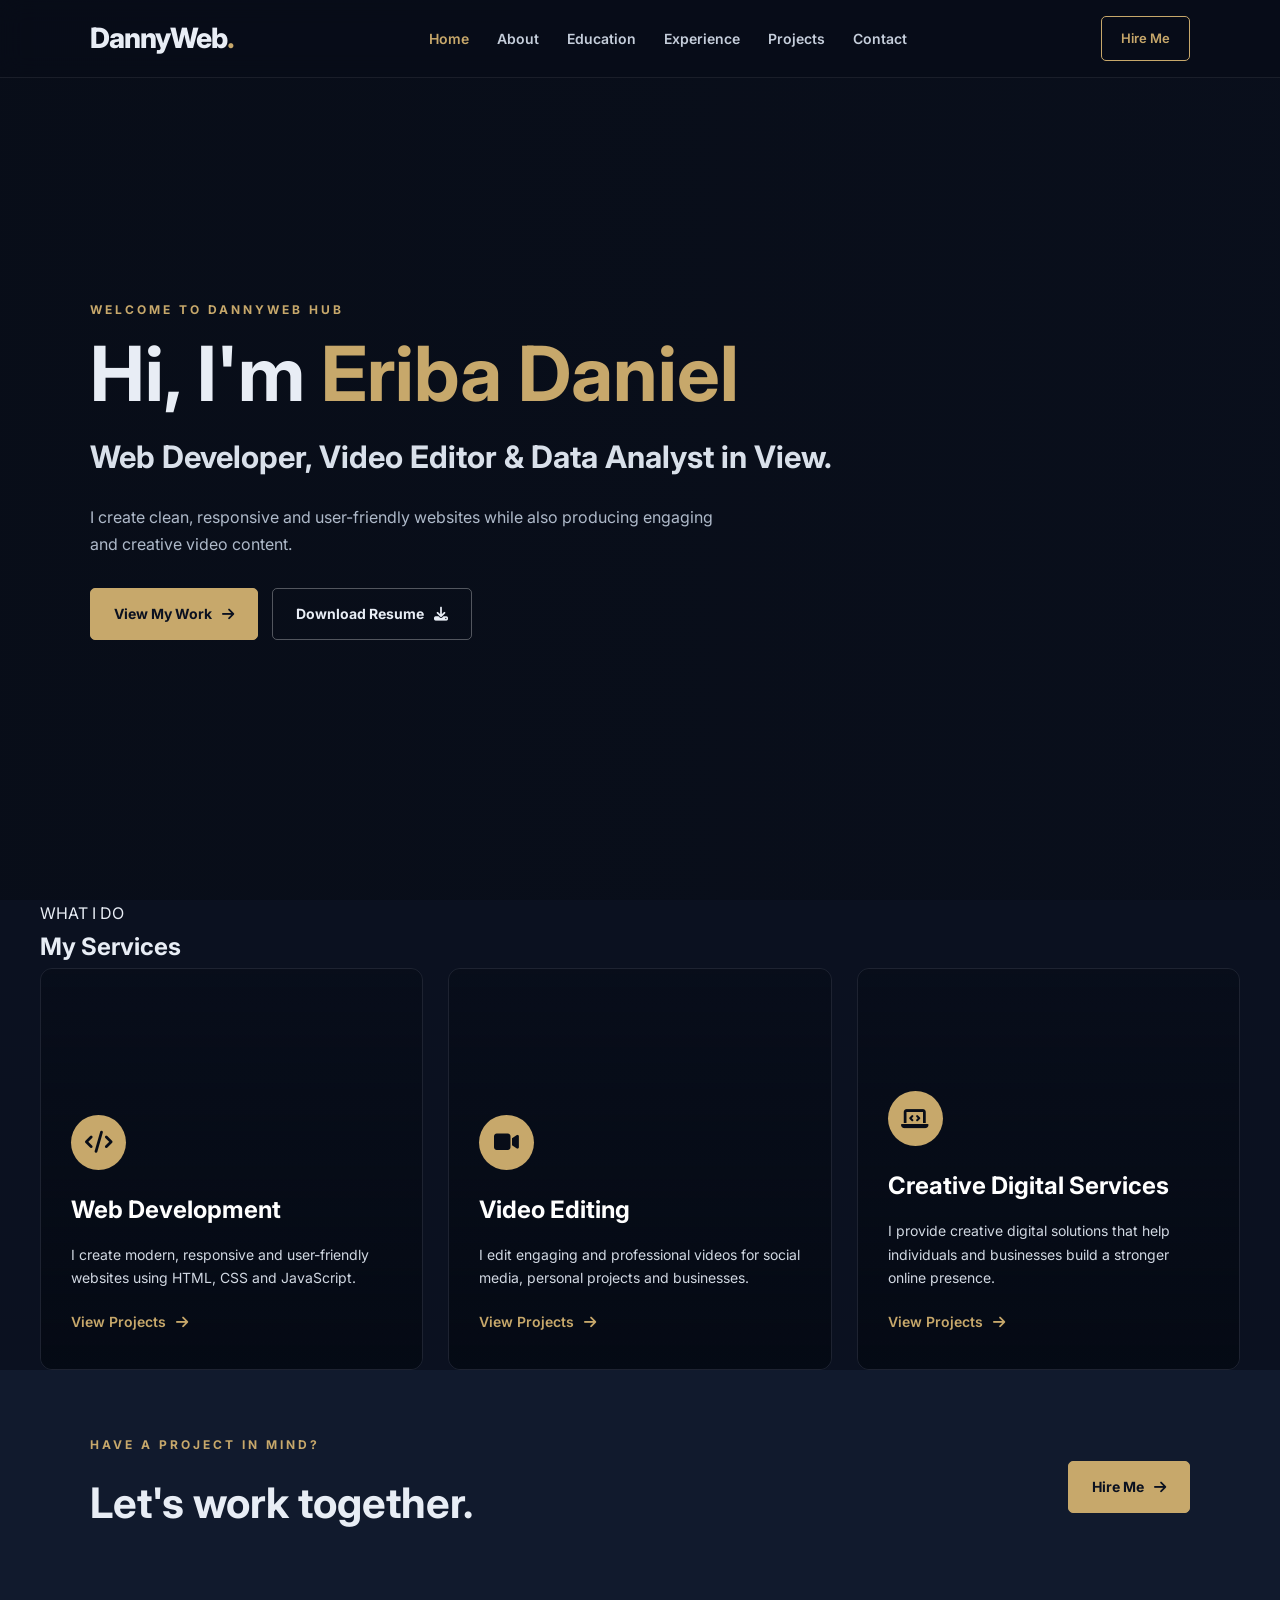
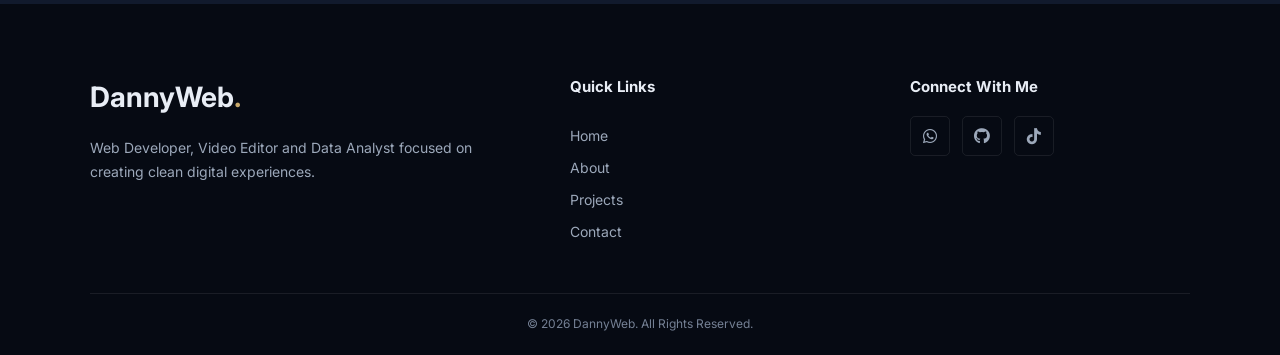
<file: index.html>
<!DOCTYPE html>
<html lang="en">

<head>
    <meta charset="UTF-8">
    <meta name="viewport" content="width=device-width, initial-scale=1.0">

    <title>Eriba Daniel | Frontend Developer & Video Editor</title>

    <link rel="stylesheet"
        href="https://cdnjs.cloudflare.com/ajax/libs/font-awesome/6.5.2/css/all.min.css">

    <link
        href="https://fonts.googleapis.com/css2?family=Inter:wght@400;500;600;700;800&display=swap"
        rel="stylesheet">

    <link rel="stylesheet" href="css/style.css">
</head>

<body>

    <!-- ================= NAVBAR ================= -->

    <header class="header">

        <a href="index.html" class="logo">
            DannyWeb<span>.</span>
        </a>

        <nav class="navbar" id="navbar">

            <a href="index.html" class="active">Home</a>
            <a href="about.html">About</a>
            <a href="education.html">Education</a>
            <a href="experience.html">Experience</a>
            <a href="projects.html">Projects</a>
            <a href="contact.html">Contact</a>

        </nav>

        <a href="contact.html" class="nav-hire">
            Hire Me
        </a>

        <button class="menu-toggle" id="menuToggle">
            <i class="fa-solid fa-bars"></i>
        </button>

    </header>


    <!-- ================= HERO ================= -->

    <section class="hero">

        <div class="hero-overlay"></div>

        <div class="hero-content">

            <p class="hero-small">WELCOME TO DANNYWEB HUB</p>

            <h1>
                Hi, I'm <span>Eriba Daniel</span>
            </h1>

            <h2>
                Web Developer, Video Editor & Data Analyst in View.
            </h2>

            <p class="hero-text">
                I create clean, responsive and user-friendly websites
                while also producing engaging and creative video content.
            </p>

            <div class="hero-buttons">

                <a href="projects.html" class="btn">
                    View My Work
                    <i class="fa-solid fa-arrow-right"></i>
                </a>

                <a href="cv/Eriba_Daniel CV.pdf" download class="btn btn-outline">
                    Download Resume
                    <i class="fa-solid fa-download"></i>
                </a>

            </div>

        </div>

    </section>


    <!-- ================= SERVICES ================= -->

<section class="section services-section" id="services">

    <div class="section-title">
        <p>WHAT I DO</p>
        <h1>My Services</h1>
    </div>


    <div class="services-grid">

        <!-- SERVICE 1 -->
        <div class="service-card">

            <video
                class="service-video"
                autoplay
                muted
                loop
                playsinline>

                <source src="video/vid2.mp4" type="video/mp4">

            </video>

            <div class="service-overlay"></div>


            <div class="service-content">

                <div class="service-icon">
                    <i class="fa-solid fa-code"></i>
                </div>

                <h2>Web Development</h2>

                <p>
                    I create modern, responsive and user-friendly
                    websites using HTML, CSS and JavaScript.
                </p>

                <a href="https://www.juicyart.com.ng" class="service-link">
                    View Projects
                    <i class="fa-solid fa-arrow-right"></i>
                </a>

            </div>

        </div>


        <!-- SERVICE 2 -->
        <div class="service-card">

            <video
                class="service-video"
                autoplay
                muted
                loop
                playsinline>

                <source src="video/vid6.mp4" type="video/mp4">

            </video>

            <div class="service-overlay"></div>


            <div class="service-content">

                <div class="service-icon">
                    <i class="fa-solid fa-video"></i>
                </div>

                <h2>Video Editing</h2>

                <p>
                    I edit engaging and professional videos for
                    social media, personal projects and businesses.
                </p>

                <a href="https://www.instagram.com/reel/DcThFG8sDOG/?dlrf=MW5pODl5aTcxeWlzZg==" class="service-link">
                    View Projects
                    <i class="fa-solid fa-arrow-right"></i>
                </a>

            </div>

        </div>


        <!-- SERVICE 3 -->
        <div class="service-card">

            <video
                class="service-video"
                autoplay
                muted
                loop
                playsinline>

                <source src="video/vid1.mp4" type="video/mp4">

            </video>

            <div class="service-overlay"></div>


            <div class="service-content">

                <div class="service-icon">
                    <i class="fa-solid fa-laptop-code"></i>
                </div>

                <h2>Creative Digital Services</h2>

                <p>
                    I provide creative digital solutions that help
                    individuals and businesses build a stronger online presence.
                </p>

                <a href="https://danny98-hub.github.io/cravebite" class="service-link">
                    View Projects
                    <i class="fa-solid fa-arrow-right"></i>
                </a>

            </div>

        </div>

    </div>

</section>

    <!-- ================= CTA ================= -->

    <section class="cta">

        <div>

            <p>HAVE A PROJECT IN MIND?</p>

            <h2>
                Let's work together.
            </h2>

        </div>

        <a href="contact.html" class="btn">
            Hire Me
            <i class="fa-solid fa-arrow-right"></i>
        </a>

    </section>


    <!-- ================= FOOTER ================= -->

    <footer class="footer">

        <div class="footer-content">

            <div class="footer-about">

                <h2>DannyWeb<span>.</span></h2>

                <p>
                    Web Developer, Video Editor and Data Analyst focused
                    on creating clean digital experiences.
                </p>

            </div>


            <div class="footer-links">

                <h3>Quick Links</h3>

                <a href="index.html">Home</a>
                <a href="about.html">About</a>
                <a href="projects.html">Projects</a>
                <a href="contact.html">Contact</a>

            </div>


            <div class="footer-social">

                <h3>Connect With Me</h3>

                <div class="social-icons">

                    <a href="https://wa.me/2347068874056" target="_blank">
                        <i class="fa-brands fa-whatsapp"></i>
                    </a>

                    <a href="https://github.com/danny98-hub" target="_blank">
                        <i class="fa-brands fa-github"></i>
                    </a>

                    <a href="https://www.tiktok.com/@eriba_daniel" target="_blank">
                        <i class="fa-brands fa-tiktok"></i>
                    </a>

                </div>

            </div>

        </div>


        <div class="copyright">

            <p>
                © 2026 DannyWeb. All Rights Reserved.
            </p>

        </div>

    </footer>


    <script src="js/script.js"></script>

</body>

</html>
</file>
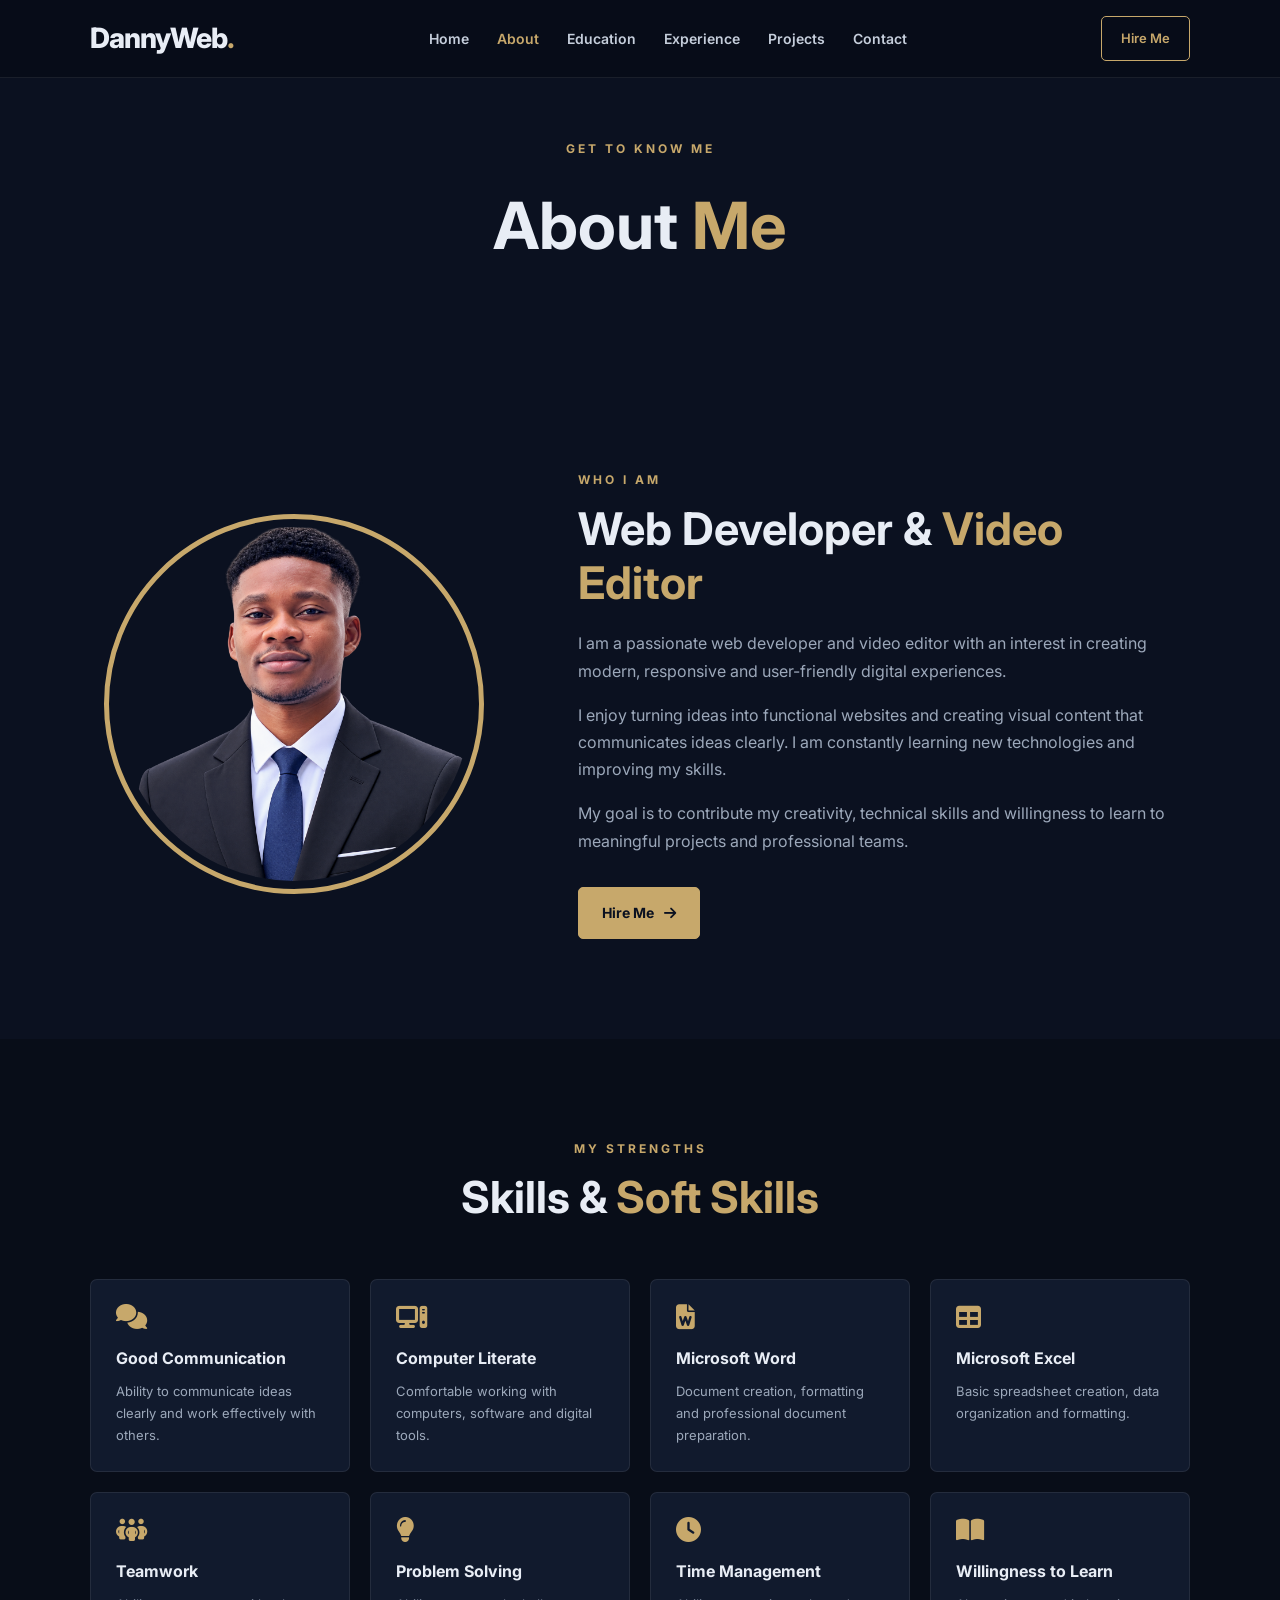
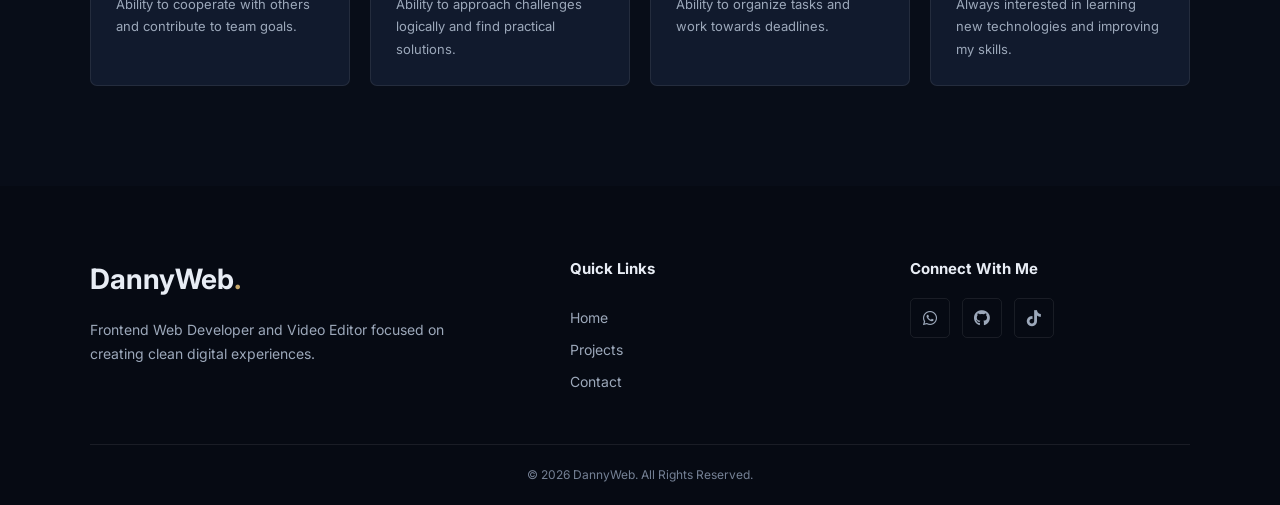
<file: about.html>
<!DOCTYPE html>
<html lang="en">

<head>

    <meta charset="UTF-8">
    <meta name="viewport" content="width=device-width, initial-scale=1.0">

    <title>About Me | Eriba  Daniel</title>

    <link rel="stylesheet"
        href="https://cdnjs.cloudflare.com/ajax/libs/font-awesome/6.5.2/css/all.min.css">

    <link
        href="https://fonts.googleapis.com/css2?family=Inter:wght@400;500;600;700;800&display=swap"
        rel="stylesheet">

    <link rel="stylesheet" href="css/style.css">

</head>

<body>


    <!-- NAVBAR -->

    <header class="header">

        <a href="index.html" class="logo">
            DannyWeb<span>.</span>
        </a>

        <nav class="navbar" id="navbar">

            <a href="index.html">Home</a>
            <a href="about.html" class="active">About</a>
            <a href="education.html">Education</a>
            <a href="experience.html">Experience</a>
            <a href="projects.html">Projects</a>
            <a href="contact.html">Contact</a>

        </nav>

        <a href="contact.html" class="nav-hire">
            Hire Me
        </a>

        <button class="menu-toggle" id="menuToggle">
            <i class="fa-solid fa-bars"></i>
        </button>

    </header>


    <!-- PAGE HERO -->

    <section class="page-title">

        <p>GET TO KNOW ME</p>

        <h1>About <span>Me</span></h1>

    </section>


    <!-- ABOUT -->

    <section class="about-section">

        <div class="about-image">

            <img src="images/dp.PNG" alt="Daniel Eriba">

        </div>


        <div class="about-content">

            <p class="section-label">
                WHO I AM
            </p>

            <h2>
                Web Developer & <span>Video Editor</span>
            </h2>

            <p>
                I am a passionate web developer and video editor
                with an interest in creating modern, responsive and
                user-friendly digital experiences.
            </p>

            <p>
                I enjoy turning ideas into functional websites and
                creating visual content that communicates ideas clearly.
                I am constantly learning new technologies and improving
                my skills.
            </p>

            <p>
                My goal is to contribute my creativity, technical skills
                and willingness to learn to meaningful projects and
                professional teams.
            </p>

            <a href="contact.html" class="btn">
                Hire Me
                <i class="fa-solid fa-arrow-right"></i>
            </a>

        </div>

    </section>


    <!-- SOFT SKILLS -->

    <section class="skills-section">

        <div class="section-heading">

            <p>MY STRENGTHS</p>

            <h2>
                Skills & <span>Soft Skills</span>
            </h2>

        </div>


        <div class="skills-grid">

            <div class="skill-item">
                <i class="fa-solid fa-comments"></i>
                <h3>Good Communication</h3>
                <p>Ability to communicate ideas clearly and work effectively with others.</p>
            </div>

            <div class="skill-item">
                <i class="fa-solid fa-computer"></i>
                <h3>Computer Literate</h3>
                <p>Comfortable working with computers, software and digital tools.</p>
            </div>

            <div class="skill-item">
                <i class="fa-solid fa-file-word"></i>
                <h3>Microsoft Word</h3>
                <p>Document creation, formatting and professional document preparation.</p>
            </div>

            <div class="skill-item">
                <i class="fa-solid fa-table"></i>
                <h3>Microsoft Excel</h3>
                <p>Basic spreadsheet creation, data organization and formatting.</p>
            </div>

            <div class="skill-item">
                <i class="fa-solid fa-people-group"></i>
                <h3>Teamwork</h3>
                <p>Ability to cooperate with others and contribute to team goals.</p>
            </div>

            <div class="skill-item">
                <i class="fa-solid fa-lightbulb"></i>
                <h3>Problem Solving</h3>
                <p>Ability to approach challenges logically and find practical solutions.</p>
            </div>

            <div class="skill-item">
                <i class="fa-solid fa-clock"></i>
                <h3>Time Management</h3>
                <p>Ability to organize tasks and work towards deadlines.</p>
            </div>

            <div class="skill-item">
                <i class="fa-solid fa-book-open"></i>
                <h3>Willingness to Learn</h3>
                <p>Always interested in learning new technologies and improving my skills.</p>
            </div>

        </div>

    </section>


    <!-- FOOTER -->

    <footer class="footer">

        <div class="footer-content">

            <div class="footer-about">

                <h2>DannyWeb<span>.</span></h2>

                <p>
                    Frontend Web Developer and Video Editor focused
                    on creating clean digital experiences.
                </p>

            </div>


            <div class="footer-links">

                <h3>Quick Links</h3>

                <a href="index.html">Home</a>
                <a href="projects.html">Projects</a>
                <a href="contact.html">Contact</a>

            </div>


            <div class="footer-social">

                <h3>Connect With Me</h3>

                <div class="social-icons">

                    <a href="https://wa.me/2347068874056" target="_blank">
                        <i class="fa-brands fa-whatsapp"></i>
                    </a>

                    <a href="https://github.com/danny98-hub" target="_blank">
                        <i class="fa-brands fa-github"></i>
                    </a>

                    <a href="https://www.tiktok.com/@eriba_daniel" target="_blank">
                        <i class="fa-brands fa-tiktok"></i>
                    </a>

                </div>

            </div>

        </div>


        <div class="copyright">
            <p>© 2026 DannyWeb. All Rights Reserved.</p>
        </div>

    </footer>


    <script src="js/script.js"></script>

</body>

</html>
</file>
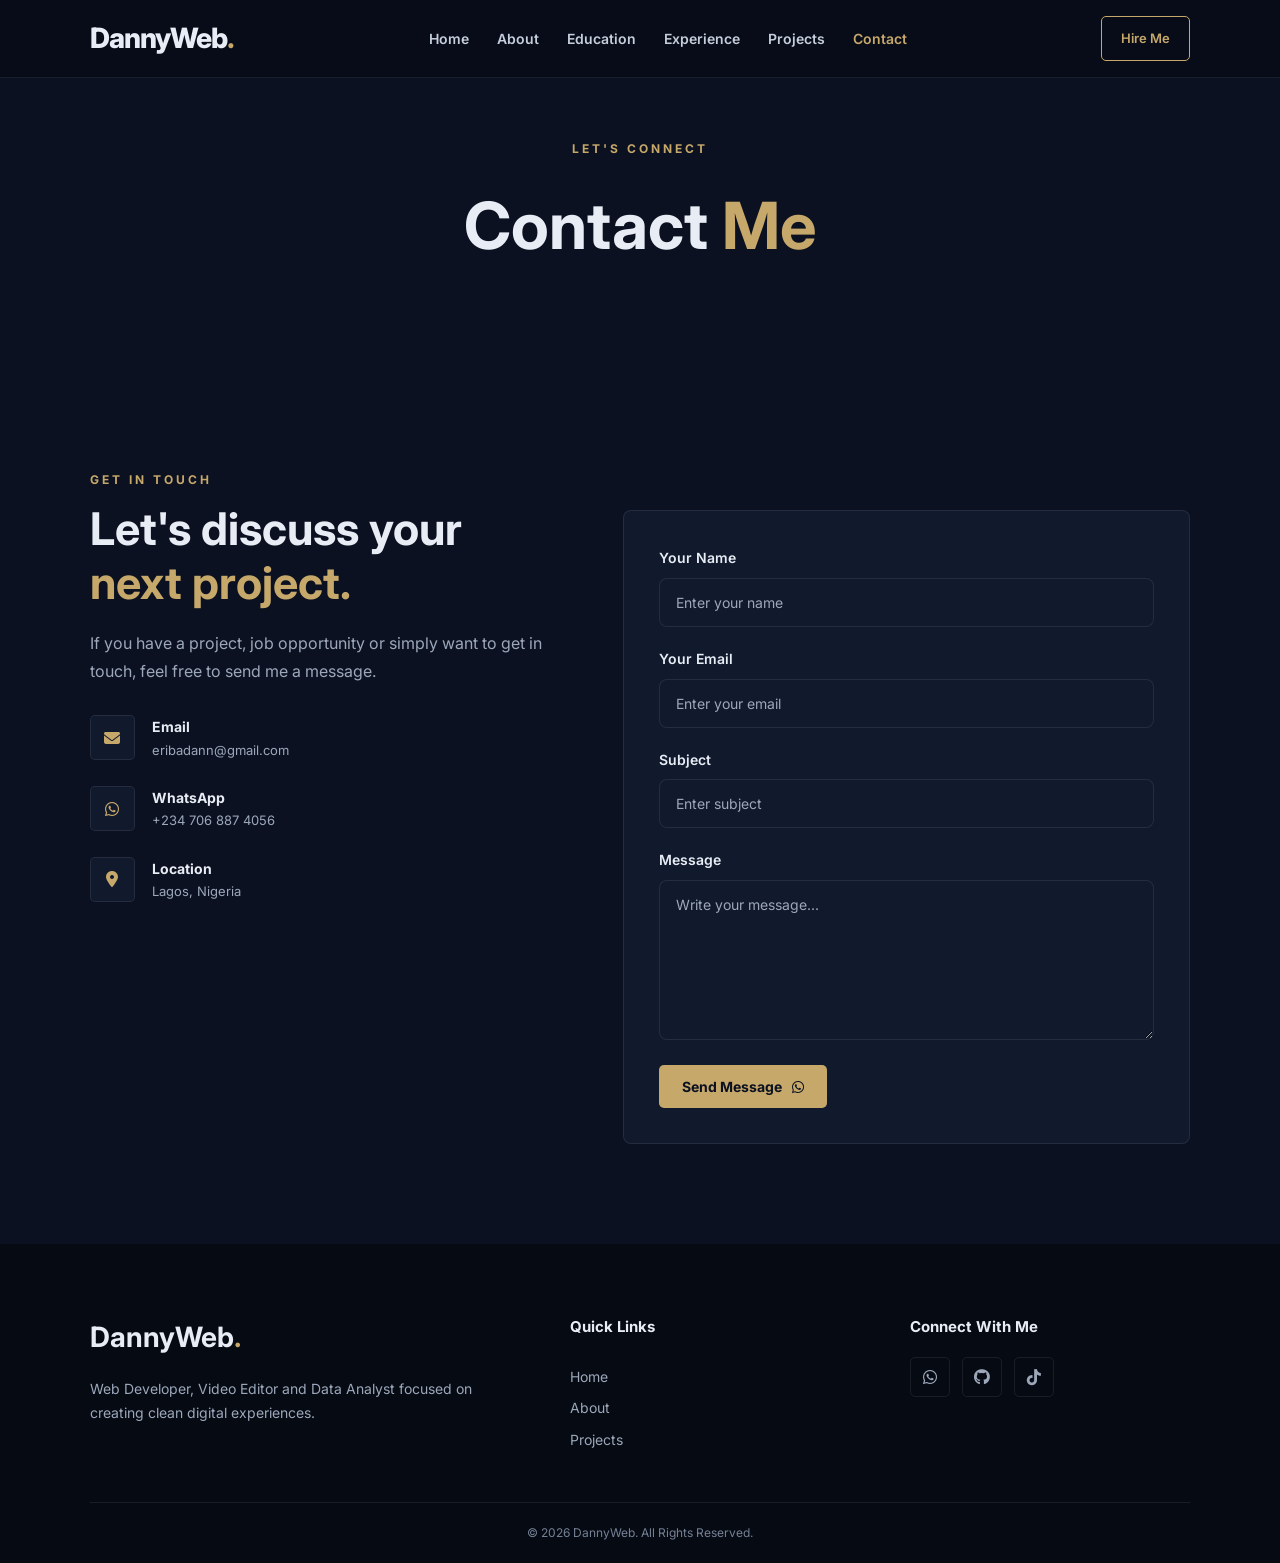
<file: contact.html>
<!DOCTYPE html>
<html lang="en">

<head>

    <meta charset="UTF-8">
    <meta name="viewport" content="width=device-width, initial-scale=1.0">

    <title>Contact | Eriba Daniel </title>

    <link rel="stylesheet"
        href="https://cdnjs.cloudflare.com/ajax/libs/font-awesome/6.5.2/css/all.min.css">

    <link
        href="https://fonts.googleapis.com/css2?family=Inter:wght@400;500;600;700;800&display=swap"
        rel="stylesheet">

    <link rel="stylesheet" href="css/style.css">

</head>

<body>


    <header class="header">

        <a href="index.html" class="logo">
            DannyWeb<span>.</span>
        </a>

        <nav class="navbar" id="navbar">

            <a href="index.html">Home</a>
            <a href="about.html">About</a>
            <a href="education.html">Education</a>
            <a href="experience.html">Experience</a>
            <a href="projects.html">Projects</a>
            <a href="contact.html" class="active">Contact</a>

        </nav>

        <a href="contact.html" class="nav-hire">Hire Me</a>

        <button class="menu-toggle" id="menuToggle">
            <i class="fa-solid fa-bars"></i>
        </button>

    </header>


    <section class="page-title">

        <p>LET'S CONNECT</p>

        <h1>Contact <span>Me</span></h1>

    </section>


    <section class="contact-section">


        <div class="contact-info">

            <p class="section-label">
                GET IN TOUCH
            </p>

            <h2>
                Let's discuss your <span>next project.</span>
            </h2>

            <p>
                If you have a project, job opportunity or simply want
                to get in touch, feel free to send me a message.
            </p>


            <div class="contact-item">

                <i class="fa-solid fa-envelope"></i>

                <div>
                    <h3>Email</h3>
                    <p>eribadann@gmail.com</p>
                </div>

            </div>


            <div class="contact-item">

                <i class="fa-brands fa-whatsapp"></i>

                <div>
                    <h3>WhatsApp</h3>
                    <p>+234 706 887 4056</p>
                </div>

            </div>


            <div class="contact-item">

                <i class="fa-solid fa-location-dot"></i>

                <div>
                    <h3>Location</h3>
                    <p>Lagos, Nigeria</p>
                </div>

            </div>


        </div>


        <!-- CONTACT FORM -->
<form id="contactForm" class="contact-form">

    <div class="form-group">
        <label for="name">Your Name</label>

        <input
            type="text"
            id="name"
            placeholder="Enter your name"
            required>
    </div>


    <div class="form-group">
        <label for="email">Your Email</label>

        <input
            type="email"
            id="email"
            placeholder="Enter your email"
            required>
    </div>


    <div class="form-group">
        <label for="subject">Subject</label>

        <input
            type="text"
            id="subject"
            placeholder="Enter subject"
            required>
    </div>


    <div class="form-group">
        <label for="message">Message</label>

        <textarea
            id="message"
            rows="7"
            placeholder="Write your message..."
            required></textarea>
    </div>


    <button type="submit" class="btn">
        Send Message
        <i class="fa-brands fa-whatsapp"></i>
    </button>

</form>


    </section>


    <footer class="footer">

        <div class="footer-content">

            <div class="footer-about">

                <h2>DannyWeb<span>.</span></h2>

                <p>
                    Web Developer, Video Editor and Data Analyst focused
                    on creating clean digital experiences.
                </p>

            </div>


            <div class="footer-links">

                <h3>Quick Links</h3>

                <a href="index.html">Home</a>
                <a href="about.html">About</a>
                <a href="projects.html">Projects</a>

            </div>


            <div class="footer-social">

                <h3>Connect With Me</h3>

                <div class="social-icons">

                    <a href="https://wa.me/2347068874056" target="_blank">
                        <i class="fa-brands fa-whatsapp"></i>
                    </a>

                    <a href="https://github.com/danny98-hub" target="_blank">
                        <i class="fa-brands fa-github"></i>
                    </a>

                    <a href="https://www.tiktok.com/@eriba_daniel" target="_blank">
                        <i class="fa-brands fa-tiktok"></i>
                    </a>

                </div>

            </div>

        </div>


        <div class="copyright">

            <p>
                © 2026 DannyWeb. All Rights Reserved.
            </p>

        </div>

    </footer>


    <script src="js/script.js"></script>

</body>

</html>
</file>
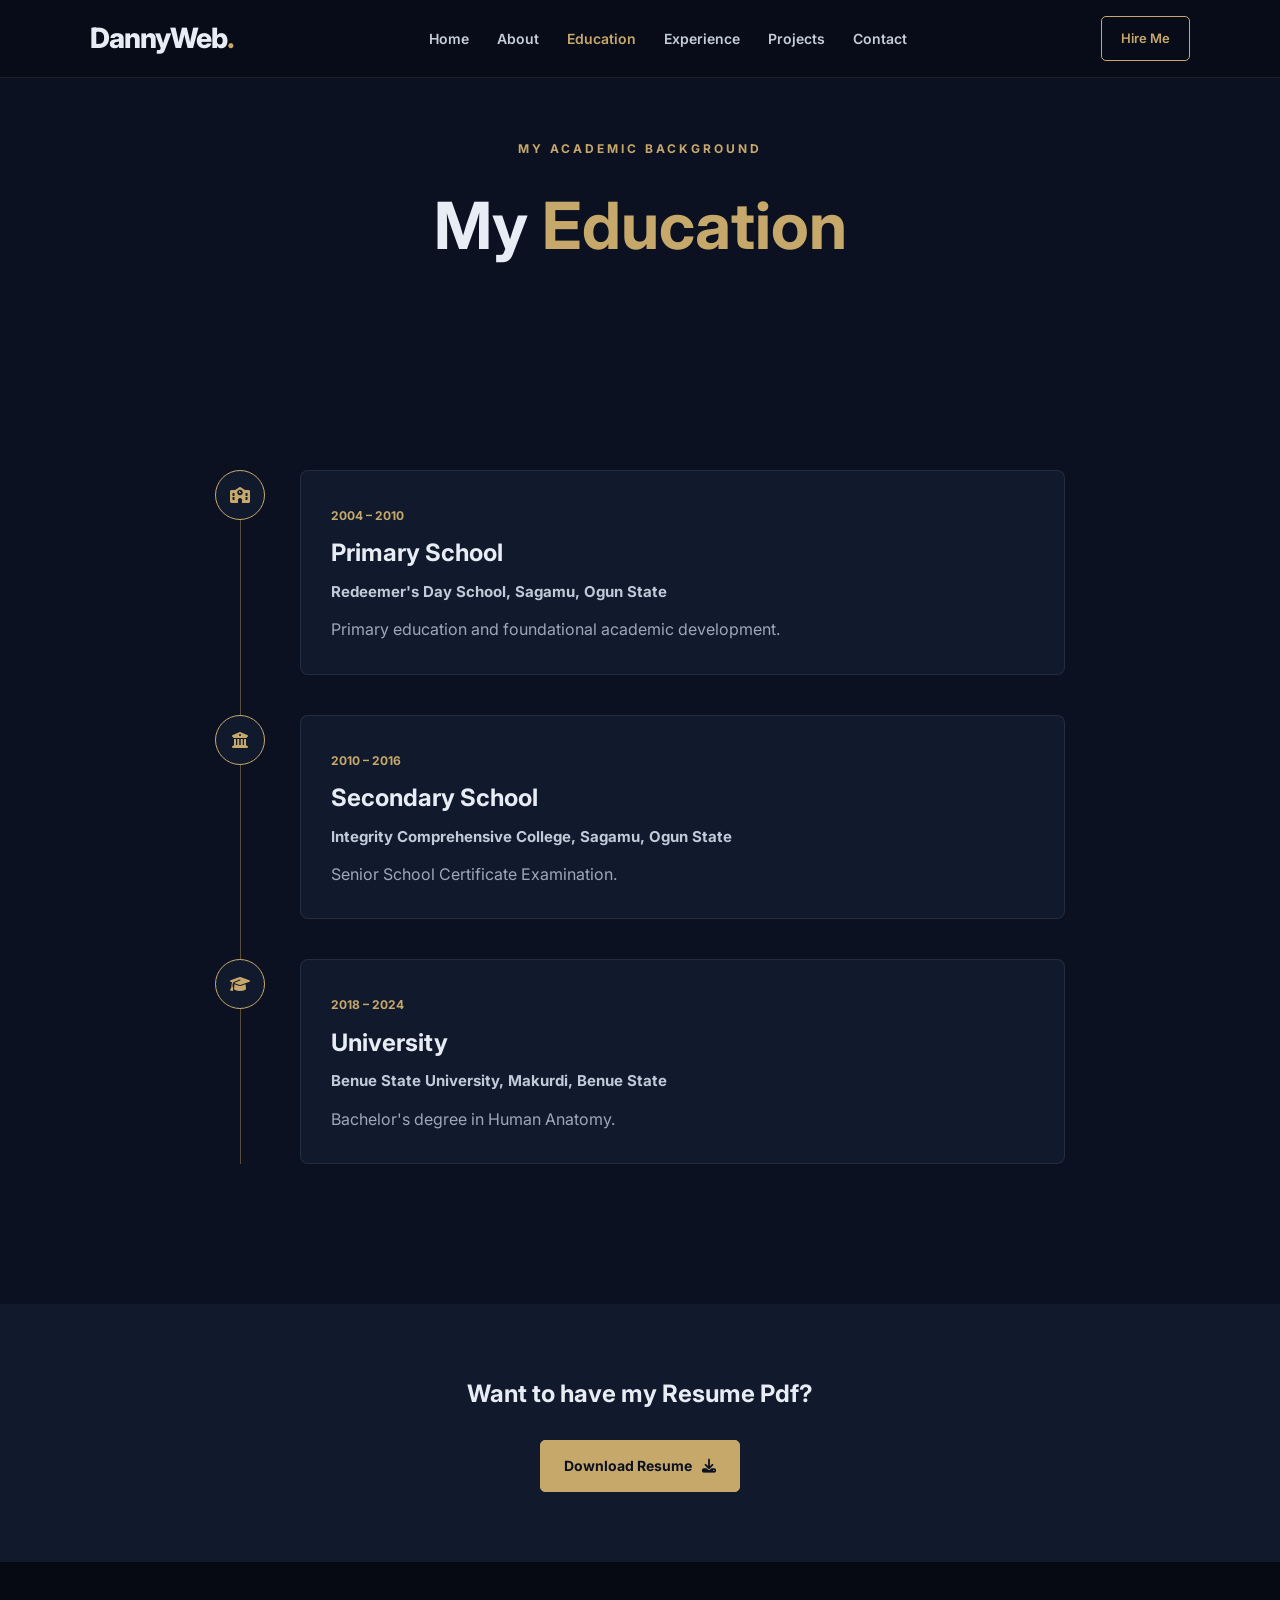
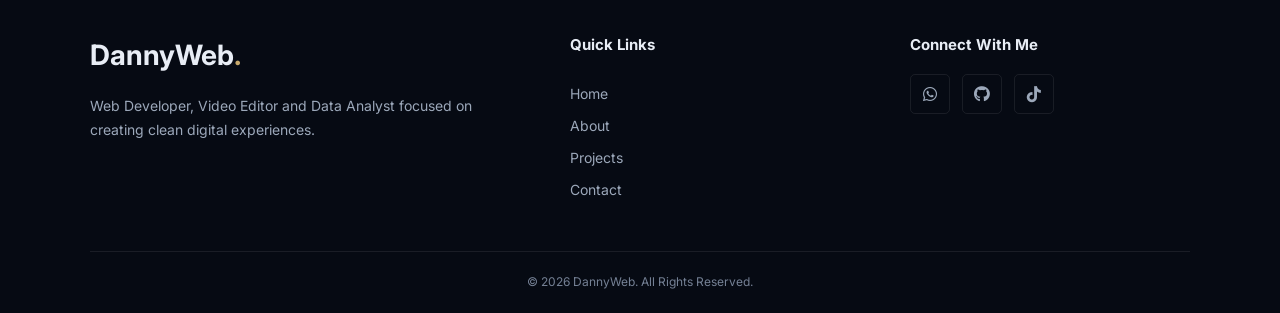
<file: education.html>
<!DOCTYPE html>
<html lang="en">

<head>

    <meta charset="UTF-8">
    <meta name="viewport" content="width=device-width, initial-scale=1.0">

    <title>Education |  Eriba Daniel</title>

    <link rel="stylesheet"
        href="https://cdnjs.cloudflare.com/ajax/libs/font-awesome/6.5.2/css/all.min.css">

    <link
        href="https://fonts.googleapis.com/css2?family=Inter:wght@400;500;600;700;800&display=swap"
        rel="stylesheet">

    <link rel="stylesheet" href="css/style.css">

</head>

<body>


    <header class="header">

        <a href="index.html" class="logo">
            DannyWeb<span>.</span>
        </a>

        <nav class="navbar" id="navbar">

            <a href="index.html">Home</a>
            <a href="about.html">About</a>
            <a href="education.html" class="active">Education</a>
            <a href="experience.html">Experience</a>
            <a href="projects.html">Projects</a>
            <a href="contact.html">Contact</a>

        </nav>

        <a href="contact.html" class="nav-hire">Hire Me</a>

        <button class="menu-toggle" id="menuToggle">
            <i class="fa-solid fa-bars"></i>
        </button>

    </header>


    <section class="page-title">

        <p>MY ACADEMIC BACKGROUND</p>

        <h1>My <span>Education</span></h1>

    </section>


    <section class="timeline-section">

        <div class="timeline">


            <!-- PRIMARY -->

            <div class="timeline-item">

                <div class="timeline-icon">
                    <i class="fa-solid fa-school"></i>
                </div>

                <div class="timeline-content">

                    <span>2004 – 2010</span>

                    <h2>Primary School</h2>

                    <h3>Redeemer's Day School, Sagamu, Ogun State</h3>

                    <p>
                        Primary education and foundational academic development.
                    </p>

                </div>

            </div>


            <!-- SECONDARY -->

            <div class="timeline-item">

                <div class="timeline-icon">
                    <i class="fa-solid fa-building-columns"></i>
                </div>

                <div class="timeline-content">

                    <span>2010 – 2016</span>

                    <h2>Secondary School</h2>

                    <h3>Integrity Comprehensive College, Sagamu, Ogun State</h3>

                    <p>
                        Senior School Certificate Examination.
                    </p>

                </div>

            </div>


            <!-- UNIVERSITY -->

            <div class="timeline-item">

                <div class="timeline-icon">
                    <i class="fa-solid fa-graduation-cap"></i>
                </div>

                <div class="timeline-content">

                    <span>2018 – 2024</span>

                    <h2>University</h2>

                    <h3>Benue State University, Makurdi, Benue State</h3>

                    <p>
                        Bachelor's degree in Human Anatomy.
                    </p>

                </div>

            </div>


        </div>

    </section>


    <section class="resume-section">

        <h2>Want to have my Resume Pdf?</h2>

        <a href="cv/Eriba_Daniel CV.pdf" download class="btn">
            Download Resume
            <i class="fa-solid fa-download"></i>
        </a>

    </section>


    <footer class="footer">

        <div class="footer-content">

            <div class="footer-about">

                <h2>DannyWeb<span>.</span></h2>

                <p>
                    Web Developer, Video Editor and Data Analyst focused
                    on creating clean digital experiences.
                </p>

            </div>


            <div class="footer-links">

                <h3>Quick Links</h3>

                <a href="index.html">Home</a>
                <a href="about.html">About</a>
                <a href="projects.html">Projects</a>
                <a href="contact.html">Contact</a>

            </div>


            <div class="footer-social">

                <h3>Connect With Me</h3>

                <div class="social-icons">

                    <a href="https://wa.me/2347068874056" target="_blank">
                        <i class="fa-brands fa-whatsapp"></i>
                    </a>

                    <a href="https://github.com/danny98-hub" target="_blank">
                        <i class="fa-brands fa-github"></i>
                    </a>

                    <a href="https://www.tiktok.com/@eriba_daniel" target="_blank">
                        <i class="fa-brands fa-tiktok"></i>
                    </a>

                </div>

            </div>

        </div>


        <div class="copyright">
            <p>© 2026 DannyWeb. All Rights Reserved.</p>
        </div>

    </footer>


    <script src="js/script.js"></script>

</body>

</html>
</file>
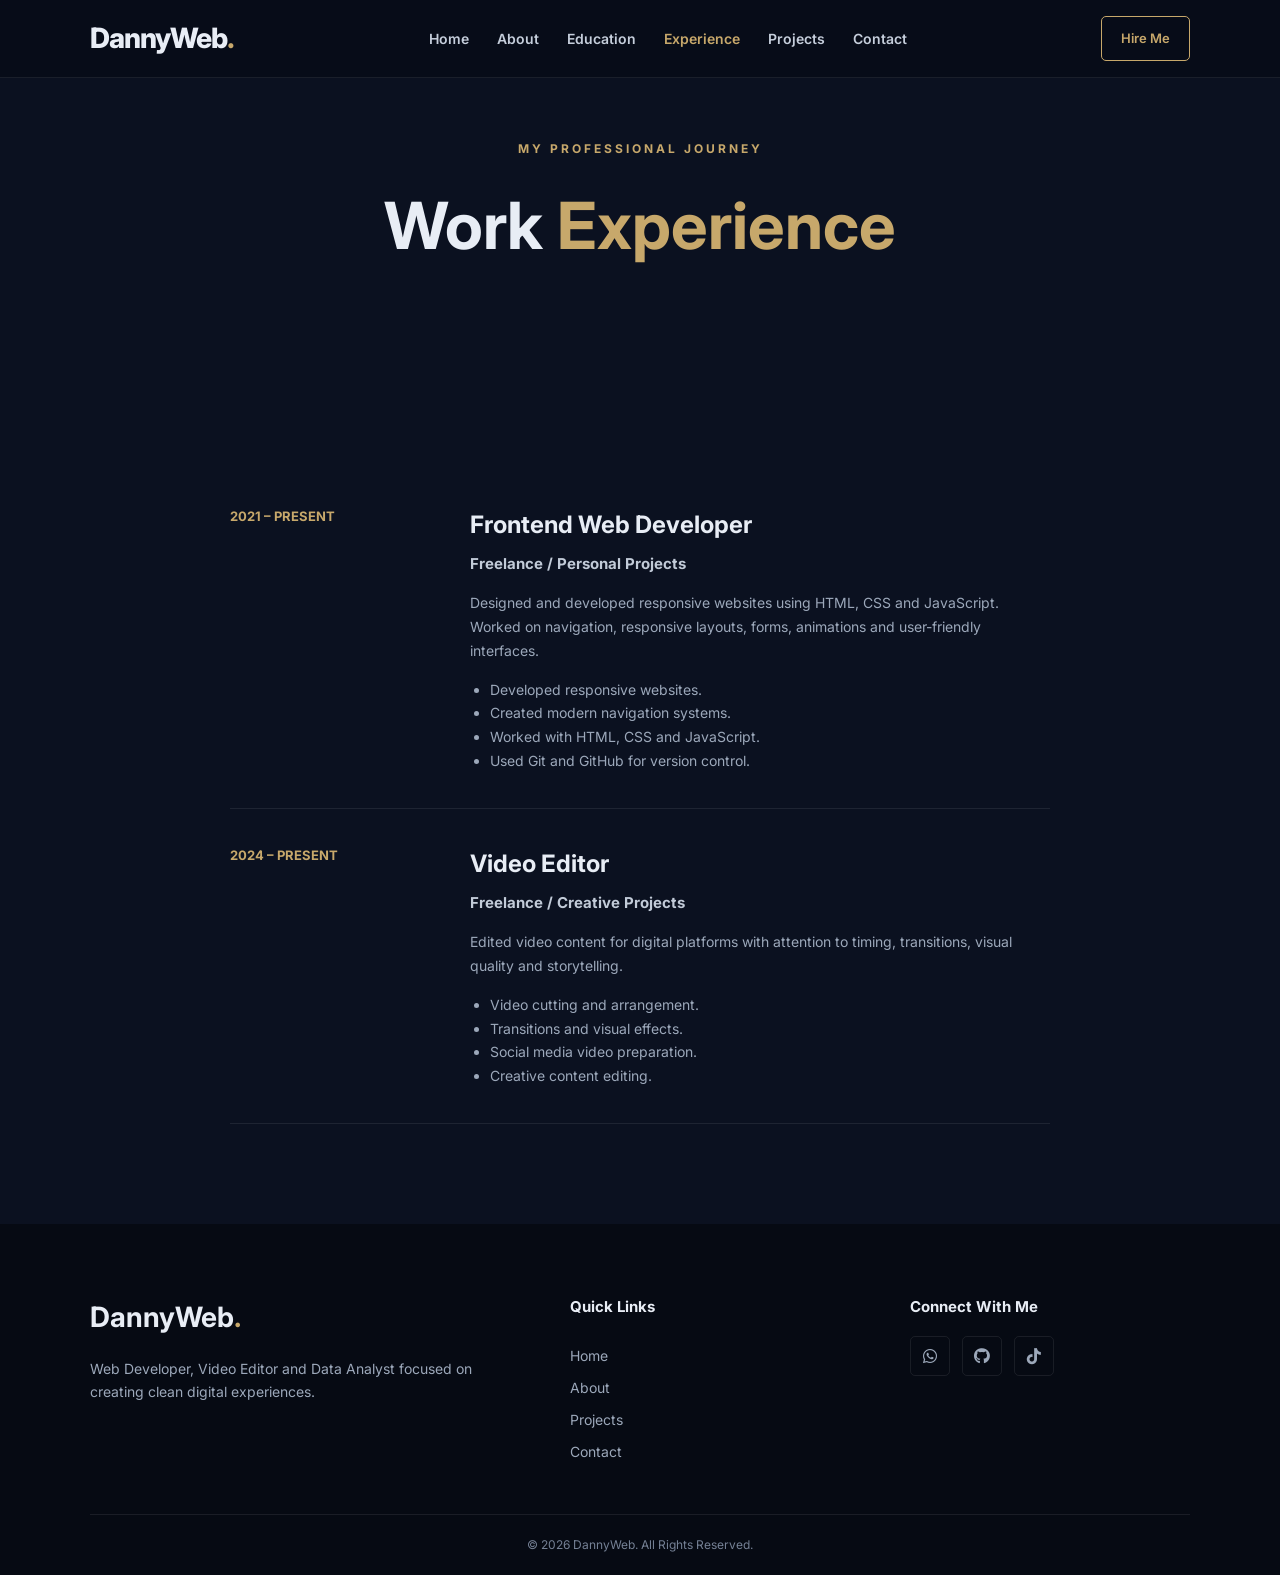
<file: experience.html>
<!DOCTYPE html>
<html lang="en">

<head>

    <meta charset="UTF-8">
    <meta name="viewport" content="width=device-width, initial-scale=1.0">

    <title>Experience |  Eriba Daniel</title>

    <link rel="stylesheet"
        href="https://cdnjs.cloudflare.com/ajax/libs/font-awesome/6.5.2/css/all.min.css">

    <link
        href="https://fonts.googleapis.com/css2?family=Inter:wght@400;500;600;700;800&display=swap"
        rel="stylesheet">

    <link rel="stylesheet" href="css/style.css">

</head>

<body>


    <header class="header">

        <a href="index.html" class="logo">
            DannyWeb<span>.</span>
        </a>

        <nav class="navbar" id="navbar">

            <a href="index.html">Home</a>
            <a href="about.html">About</a>
            <a href="education.html">Education</a>
            <a href="experience.html" class="active">Experience</a>
            <a href="projects.html">Projects</a>
            <a href="contact.html">Contact</a>

        </nav>

        <a href="contact.html" class="nav-hire">Hire Me</a>

        <button class="menu-toggle" id="menuToggle">
            <i class="fa-solid fa-bars"></i>
        </button>

    </header>


    <section class="page-title">

        <p>MY PROFESSIONAL JOURNEY</p>

        <h1>Work <span>Experience</span></h1>

    </section>


    <section class="experience-section">


        <div class="experience-card">

            <div class="experience-date">
                2021 – PRESENT
            </div>

            <div class="experience-content">

                <h2>Frontend Web Developer</h2>

                <h3>Freelance / Personal Projects</h3>

                <p>
                    Designed and developed responsive websites using
                    HTML, CSS and JavaScript. Worked on navigation,
                    responsive layouts, forms, animations and
                    user-friendly interfaces.
                </p>

                <ul>

                    <li>Developed responsive websites.</li>
                    <li>Created modern navigation systems.</li>
                    <li>Worked with HTML, CSS and JavaScript.</li>
                    <li>Used Git and GitHub for version control.</li>

                </ul>

            </div>

        </div>


        <div class="experience-card">

            <div class="experience-date">
                2024 – PRESENT
            </div>

            <div class="experience-content">

                <h2>Video Editor</h2>

                <h3>Freelance / Creative Projects</h3>

                <p>
                    Edited video content for digital platforms with
                    attention to timing, transitions, visual quality
                    and storytelling.
                </p>

                <ul>

                    <li>Video cutting and arrangement.</li>
                    <li>Transitions and visual effects.</li>
                    <li>Social media video preparation.</li>
                    <li>Creative content editing.</li>

                </ul>

            </div>

        </div>


    </section>


    <footer class="footer">

        <div class="footer-content">

            <div class="footer-about">

                <h2>DannyWeb<span>.</span></h2>

                <p>
                    Web Developer, Video Editor and Data Analyst focused
                    on creating clean digital experiences.
                </p>

            </div>


            <div class="footer-links">

                <h3>Quick Links</h3>

                <a href="index.html">Home</a>
                <a href="about.html">About</a>
                <a href="projects.html">Projects</a>
                <a href="contact.html">Contact</a>

            </div>


            <div class="footer-social">

                <h3>Connect With Me</h3>

                <div class="social-icons">

                    <a href="https://wa.me/2347068874056" target="_blank">
                        <i class="fa-brands fa-whatsapp"></i>
                    </a>

                    <a href="https://github.com/danny98-hub" target="_blank">
                        <i class="fa-brands fa-github"></i>
                    </a>

                    <a href="https://www.tiktok.com/@eriba_daniel" target="_blank">
                        <i class="fa-brands fa-tiktok"></i>
                    </a>

                </div>

            </div>

        </div>


        <div class="copyright">
            <p>© 2026 DannyWeb. All Rights Reserved.</p>
        </div>

    </footer>


    <script src="js/script.js"></script>

</body>

</html>
</file>
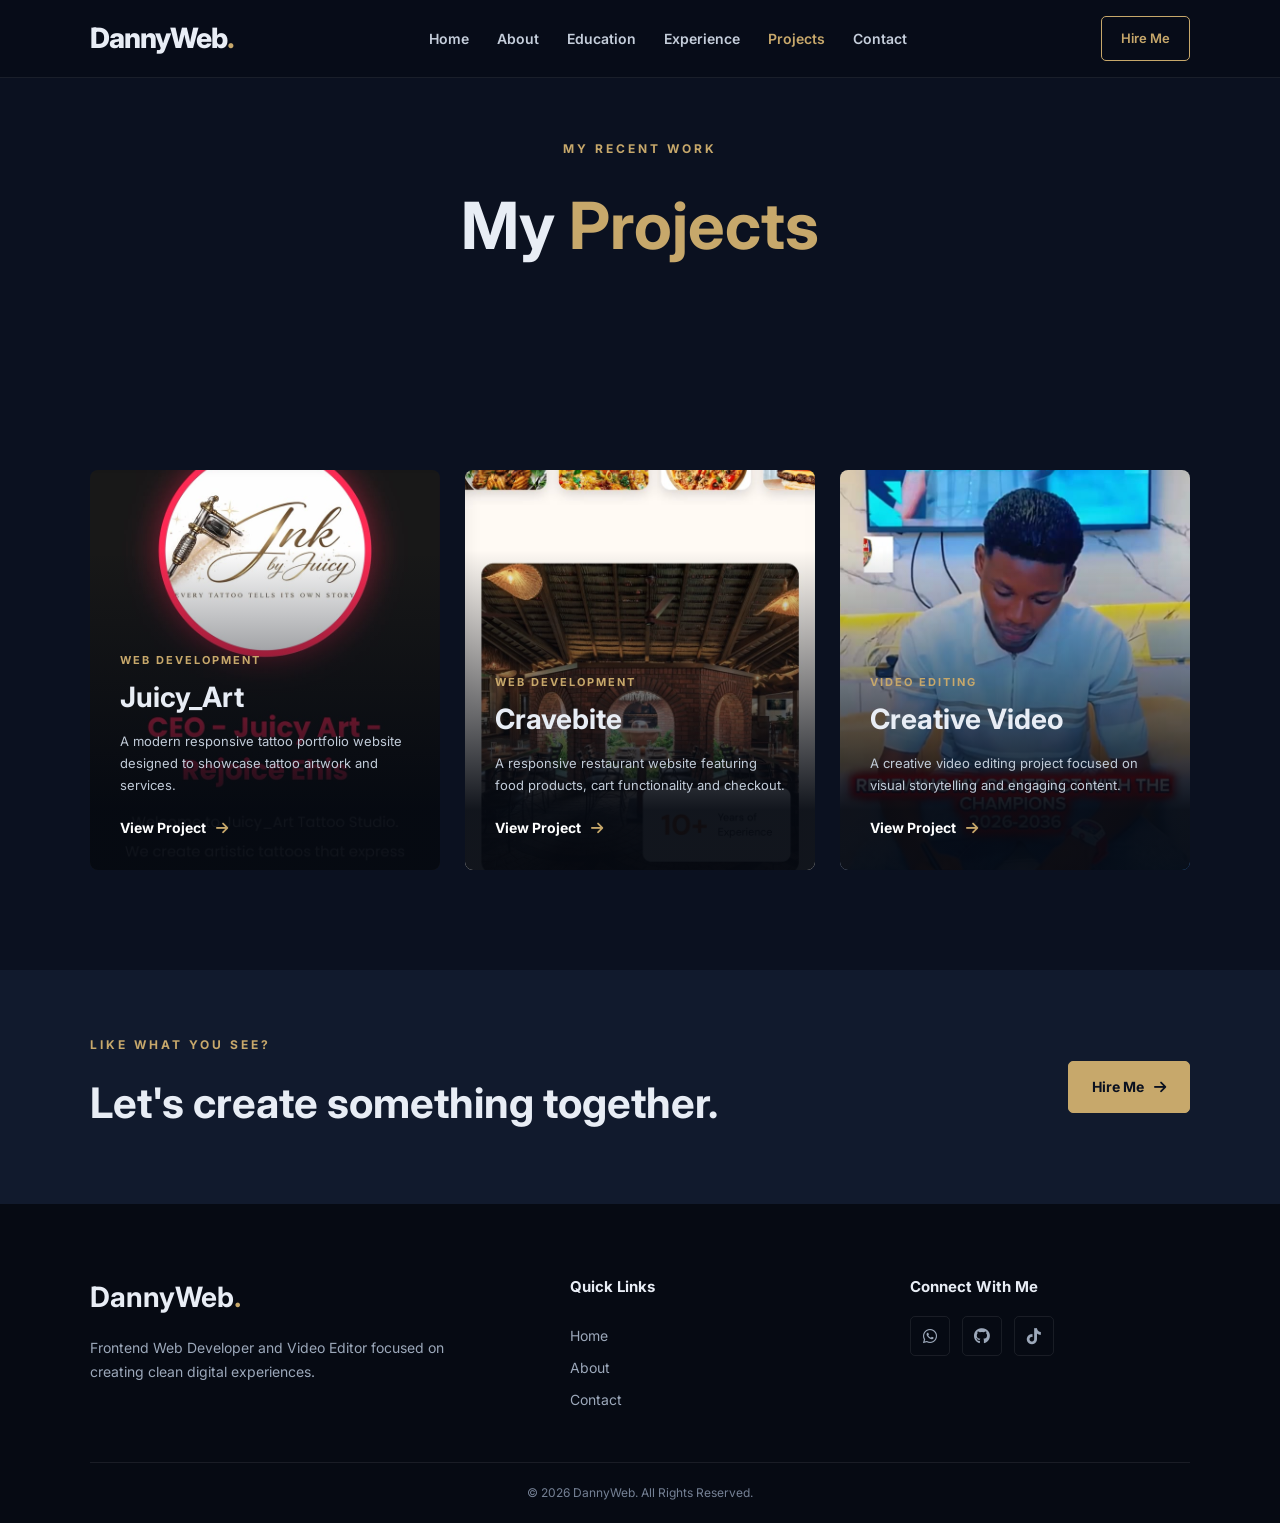
<file: projects.html>
<!DOCTYPE html>
<html lang="en">

<head>

    <meta charset="UTF-8">
    <meta name="viewport" content="width=device-width, initial-scale=1.0">

    <title>Projects | Eriba Daniel</title>

    <link rel="stylesheet"
        href="https://cdnjs.cloudflare.com/ajax/libs/font-awesome/6.5.2/css/all.min.css">

    <link
        href="https://fonts.googleapis.com/css2?family=Inter:wght@400;500;600;700;800&display=swap"
        rel="stylesheet">

    <link rel="stylesheet" href="css/style.css">

</head>

<body>


    <header class="header">

        <a href="index.html" class="logo">
            DannyWeb<span>.</span>
        </a>

        <nav class="navbar" id="navbar">

            <a href="index.html">Home</a>
            <a href="about.html">About</a>
            <a href="education.html">Education</a>
            <a href="experience.html">Experience</a>
            <a href="projects.html" class="active">Projects</a>
            <a href="contact.html">Contact</a>

        </nav>

        <a href="contact.html" class="nav-hire">Hire Me</a>

        <button class="menu-toggle" id="menuToggle">
            <i class="fa-solid fa-bars"></i>
        </button>

    </header>


    <section class="page-title">

        <p>MY RECENT WORK</p>

        <h1>My <span>Projects</span></h1>

    </section>


    <section class="projects-section">


        <div class="projects-grid">


            <!-- PROJECT 1 -->

            <div class="project-card project-one">

                <div class="project-overlay">

                    <span>WEB DEVELOPMENT</span>

                    <h2>Juicy_Art</h2>

                    <p>
                        A modern responsive tattoo portfolio website
                        designed to showcase tattoo artwork and services.
                    </p>

                    <a href="https://www.juicyart.com.ng" class="project-link">
                        View Project
                        <i class="fa-solid fa-arrow-right"></i>
                    </a>

                </div>

            </div>


            <!-- PROJECT 2 -->

            <div class="project-card project-two">

                <div class="project-overlay">

                    <span>WEB DEVELOPMENT</span>

                    <h2>Cravebite</h2>

                    <p>
                        A responsive restaurant website featuring
                        food products, cart functionality and checkout.
                    </p>

                    <a href="https://danny98-hub.github.io/cravebite" class="project-link">
                        View Project
                        <i class="fa-solid fa-arrow-right"></i>
                    </a>

                </div>

            </div>


            <!-- PROJECT 3 -->

            <div class="project-card project-three">

                <div class="project-overlay">

                    <span>VIDEO EDITING</span>

                    <h2>Creative Video </h2>

                    <p>
                        A creative video editing project focused on
                        visual storytelling and engaging content.
                    </p>

                    <a href="https://www.instagram.com/reel/DcThFG8sDOG/?dlrf=MW5pODl5aTcxeWlzZg==" class="project-link">
                        View Project
                        <i class="fa-solid fa-arrow-right"></i>
                    </a>

                </div>

            </div>


        </div>


    </section>


    <section class="cta">

        <div>

            <p>LIKE WHAT YOU SEE?</p>

            <h2>Let's create something together.</h2>

        </div>

        <a href="contact.html" class="btn">
            Hire Me
            <i class="fa-solid fa-arrow-right"></i>
        </a>

    </section>


    <footer class="footer">

        <div class="footer-content">

            <div class="footer-about">

                <h2>DannyWeb<span>.</span></h2>

                <p>
                    Frontend Web Developer and Video Editor focused
                    on creating clean digital experiences.
                </p>

            </div>


            <div class="footer-links">

                <h3>Quick Links</h3>

                <a href="index.html">Home</a>
                <a href="about.html">About</a>
                <a href="contact.html">Contact</a>

            </div>


            <div class="footer-social">

                <h3>Connect With Me</h3>

                <div class="social-icons">

                    <a href="https://wa.me/2347068874056" target="_blank">
                        <i class="fa-brands fa-whatsapp"></i>
                    </a>

                    <a href="https://github.com/danny98-hub" target="_blank">
                        <i class="fa-brands fa-github"></i>
                    </a>

                    <a href="https://www.tiktok.com/@eriba_daniel" target="_blank">
                        <i class="fa-brands fa-tiktok"></i>
                    </a>

                </div>

            </div>

        </div>


        <div class="copyright">
            <p>© 2026 DannyWeb. All Rights Reserved.</p>
        </div>

    </footer>


    <script src="js/script.js"></script>

</body>

</html>
</file>
<file: css/style.css>
/* =====================================================
   PORTFOLIO WEBSITE
   DANIEL ERIBA
===================================================== */


/* ================= RESET ================= */

* {
    margin: 0;
    padding: 0;
    box-sizing: border-box;
}


html {
    scroll-behavior: smooth;
}


body {
    font-family: "Inter", sans-serif;
    background: #0b1120;
    color: #e8edf5;
    line-height: 1.7;
    overflow-x: hidden;
}


a {
    text-decoration: none;
    color: inherit;
}


img {
    max-width: 100%;
    display: block;
}


button,
input,
textarea {
    font-family: inherit;
}


/* ================= COLORS ================= */

:root {

    --background: #0b1120;

    --dark: #080d18;

    --card: #111a2d;

    --card-light: #16223a;

    --text: #e8edf5;

    --muted: #9ca8ba;

    --accent: #c7a86b;

    --accent-light: #e0c48a;

    --border: rgba(255, 255, 255, 0.08);

}


/* ================= HEADER ================= */

.header {

    position: fixed;

    top: 0;
    left: 0;

    width: 100%;

    height: 78px;

    display: flex;

    align-items: center;

    justify-content: space-between;

    padding: 0 7%;

    background: rgba(8, 13, 24, 0.92);

    backdrop-filter: blur(12px);

    border-bottom: 1px solid var(--border);

    z-index: 1000;

}


.logo {

    font-size: 28px;

    font-weight: 800;

    letter-spacing: -1px;

}


.logo span,
.footer h2 span {

    color: var(--accent);

}


.navbar {

    display: flex;

    align-items: center;

    gap: 28px;

}


.navbar a {

    color: #c5cedb;

    font-size: 14px;

    font-weight: 600;

    transition: 0.3s;

}


.navbar a:hover,
.navbar a.active {

    color: var(--accent);

}


.nav-hire {

    padding: 10px 19px;

    border: 1px solid var(--accent);

    color: var(--accent);

    font-size: 13px;

    font-weight: 600;

    border-radius: 5px;

    transition: 0.3s;

}


.nav-hire:hover {

    background: var(--accent);

    color: #080d18;

}


.menu-toggle {

    display: none;

    background: none;

    border: none;

    color: white;

    font-size: 25px;

    cursor: pointer;

}


/* ================= BUTTON ================= */

.btn {

    display: inline-flex;

    align-items: center;

    justify-content: center;

    gap: 10px;

    padding: 13px 23px;

    background: var(--accent);

    color: #0b1120;

    border: 1px solid var(--accent);

    border-radius: 5px;

    font-size: 14px;

    font-weight: 700;

    transition: 0.3s;

}


.btn:hover {

    background: var(--accent-light);

    transform: translateY(-3px);

}


.btn-outline {

    background: transparent;

    color: var(--text);

    border-color: rgba(255,255,255,0.3);

}


.btn-outline:hover {

    background: white;

    color: #0b1120;

}


/* ================= HERO ================= */

.hero {

    min-height: 100vh;

    position: relative;

    display: flex;

    align-items: center;

    padding: 120px 7% 80px;

}


.hero-overlay {

    position: absolute;

    inset: 0;

    background:
        linear-gradient(
            90deg,
            rgba(8,13,24,0.94),
            rgba(8,13,24,0.78),
            rgba(8,13,24,0.55)
        );

}


.hero-content {

    position: relative;

    max-width: 780px;

    animation: heroSlide 1.2s ease forwards;

}


.hero-small,
.section-label,
.page-title p,
.section-heading p,
.cta p {

    color: var(--accent);

    font-size: 12px;

    font-weight: 700;

    letter-spacing: 3px;

    margin-bottom: 12px;

}


.hero h1 {

    font-size: clamp(42px, 6vw, 76px);

    line-height: 1.1;

    margin-bottom: 15px;

}


.hero h1 span {

    color: var(--accent);

}


.hero h2 {

    font-size: clamp(21px, 3vw, 31px);

    color: #d9e0ea;

    margin-bottom: 20px;

}


.hero-text {

    max-width: 650px;

    color: #aeb9c9;

    font-size: 16px;

    margin-bottom: 30px;

}


.hero-buttons {

    display: flex;

    flex-wrap: wrap;

    gap: 14px;

}


/* ================= SECTIONS ================= */

.intro-section,
.about-section,
.skills-section,
.timeline-section,
.experience-section,
.projects-section,
.contact-section {

    padding: 100px 7%;

}


.section-heading {

    text-align: center;

    max-width: 700px;

    margin: 0 auto 55px;

}


.section-heading h2 {

    font-size: clamp(30px, 4vw, 44px);

    line-height: 1.2;

}


.section-heading h2 span,
.about-content h2 span,
.contact-info h2 span {

    color: var(--accent);

}


/* ================= INTRO ================= */

.intro-grid {

    display: grid;

    grid-template-columns: repeat(3, 1fr);

    gap: 25px;

}


.intro-card {

    padding: 35px;

    background: var(--card);

    border: 1px solid var(--border);

    border-radius: 8px;

    transition: 0.4s;

}


.intro-card:hover {

    transform: translateY(-8px);

    border-color: rgba(199,168,107,0.4);

}


.intro-card i {

    font-size: 30px;

    color: var(--accent);

    margin-bottom: 20px;

}


.intro-card h3 {

    margin-bottom: 10px;

}


.intro-card p {

    color: var(--muted);

    font-size: 14px;

}


/* ================= PAGE TITLE ================= */

.page-title {

    min-height: 370px;

    display: flex;

    flex-direction: column;

    align-items: center;

    justify-content: center;

    text-align: center;

    padding: 120px 7% 70px;

    background:

        linear-gradient(
            rgba(8,13,24,0.95),
            rgba(8,13,24,0.92)
        ),

}


.page-title h1 {

    font-size: clamp(40px, 6vw, 65px);

}


.page-title h1 span {

    color: var(--accent);

}


/* ================= ABOUT ================= */

.about-section {

    display: grid;

    grid-template-columns: 0.8fr 1.2fr;

    gap: 80px;

    align-items: center;

}


.about-image {

    display: flex;

    justify-content: center;

}


.about-image img {

    width: min(380px, 100%);

    aspect-ratio: 1 / 1;

    object-fit: cover;

    border-radius: 50%;

    border: 5px solid var(--accent);

    padding: 8px;

}


.about-content h2 {

    font-size: clamp(30px, 4vw, 45px);

    line-height: 1.2;

    margin-bottom: 20px;

}


.about-content p:not(.section-label) {

    color: var(--muted);

    margin-bottom: 17px;

}


.about-content .btn {

    margin-top: 15px;

}


/* ================= SKILLS ================= */

.skills-section {

    background: #080d18;

}


.skills-grid {

    display: grid;

    grid-template-columns: repeat(4, 1fr);

    gap: 20px;

}


.skill-item {

    padding: 25px;

    background: var(--card);

    border: 1px solid var(--border);

    border-radius: 7px;

    transition: 0.3s;

}


.skill-item:hover {

    transform: translateY(-5px);

}


.skill-item i {

    color: var(--accent);

    font-size: 25px;

    margin-bottom: 15px;

}


.skill-item h3 {

    font-size: 16px;

    margin-bottom: 8px;

}


.skill-item p {

    color: var(--muted);

    font-size: 13px;

}


/* ================= TIMELINE ================= */

.timeline {

    max-width: 850px;

    margin: auto;

    position: relative;

}


.timeline::before {

    content: "";

    position: absolute;

    left: 25px;

    top: 0;

    bottom: 0;

    width: 1px;

    background: rgba(199,168,107,0.4);

}


.timeline-item {

    position: relative;

    display: grid;

    grid-template-columns: 60px 1fr;

    gap: 25px;

    margin-bottom: 40px;

}


.timeline-icon {

    width: 50px;

    height: 50px;

    display: flex;

    align-items: center;

    justify-content: center;

    background: var(--card);

    border: 1px solid var(--accent);

    border-radius: 50%;

    color: var(--accent);

    z-index: 2;

}


.timeline-content {

    padding: 30px;

    background: var(--card);

    border: 1px solid var(--border);

    border-radius: 8px;

}


.timeline-content span {

    color: var(--accent);

    font-size: 12px;

    font-weight: 700;

}


.timeline-content h2 {

    margin: 5px 0;

}


.timeline-content h3 {

    color: #c1cad7;

    font-size: 15px;

    margin-bottom: 12px;

}


.timeline-content p {

    color: var(--muted);

}


/* ================= RESUME ================= */

.resume-section {

    padding: 70px 7%;

    text-align: center;

    background: var(--card);

}


.resume-section h2 {

    margin-bottom: 25px;

}


/* ================= EXPERIENCE ================= */

.experience-section {

    max-width: 1000px;

    margin: auto;

}


.experience-card {

    display: grid;

    grid-template-columns: 200px 1fr;

    gap: 40px;

    padding: 35px 0;

    border-bottom: 1px solid var(--border);

}


.experience-date {

    color: var(--accent);

    font-size: 13px;

    font-weight: 700;

}


.experience-content h2 {

    margin-bottom: 5px;

}


.experience-content h3 {

    color: #c2cbd8;

    font-size: 15px;

    margin-bottom: 15px;

}


.experience-content p,
.experience-content li {

    color: var(--muted);

    font-size: 14px;

}


.experience-content ul {

    padding-left: 20px;

    margin-top: 15px;

}


/* ================= PROJECTS ================= */

.projects-grid {

    display: grid;

    grid-template-columns: repeat(3, 1fr);

    gap: 25px;

}


.project-card {

    min-height: 400px;

    border-radius: 8px;

    overflow: hidden;

    background-size: cover;

    background-position: center;

    position: relative;


}


.project-one {

    background-image: url("../images/2.jpeg");

}


.project-two {

    background-image: url("../images/3.jpeg");

}


.project-three {

    background-image: url("../images/img6.jpeg");

}


.project-overlay {

    position: absolute;

    inset: 0;

    display: flex;

    flex-direction: column;

    justify-content: flex-end;

    padding: 30px;

    background:
        linear-gradient(
            transparent 20%,
            rgba(5,9,17,0.95) 85%
        );

    transition: 0.4s;

}


.project-card:hover .project-overlay {

    background:
        linear-gradient(
            rgba(5,9,17,0.2),
            rgba(5,9,17,0.97)
        );

}


.project-overlay span {

    color: var(--accent);

    font-size: 11px;

    font-weight: 700;

    letter-spacing: 2px;

}


.project-overlay h2 {

    font-size: 28px;

    margin: 5px 0 8px;

}


.project-overlay p {

    color: #c1cbd8;

    font-size: 13px;

    margin-bottom: 20px;

}


.project-link {

    display: flex;

    align-items: center;

    gap: 10px;

    color: white;

    font-size: 14px;

    font-weight: 700;

    transition: 0.3s;

}


.project-link i {

    color: var(--accent);

    transition: 0.3s;

}


.project-link:hover i {

    transform: translateX(7px);

}


/* ================= CTA ================= */

.cta {

    padding: 65px 7%;

    background: var(--card);

    display: flex;

    align-items: center;

    justify-content: space-between;

    gap: 30px;

}


.cta h2 {

    font-size: clamp(28px, 4vw, 42px);

}


/* ================= CONTACT ================= */

.contact-section {

    display: grid;

    grid-template-columns: 0.9fr 1.1fr;

    gap: 70px;

}


.contact-info h2 {

    font-size: clamp(30px, 4vw, 45px);

    line-height: 1.2;

    margin-bottom: 20px;

}


.contact-info > p:not(.section-label) {

    color: var(--muted);

    margin-bottom: 30px;

}


.contact-item {

    display: flex;

    align-items: center;

    gap: 17px;

    margin-bottom: 25px;

}


.contact-item > i {

    width: 45px;

    height: 45px;

    display: flex;

    align-items: center;

    justify-content: center;

    color: var(--accent);

    background: var(--card);

    border: 1px solid var(--border);

    border-radius: 5px;

}


.contact-item h3 {

    font-size: 14px;

}


.contact-item p {

    color: var(--muted);

    font-size: 13px;

}


.contact-form {

    padding: 35px;

    background: var(--card);

    border: 1px solid var(--border);

    border-radius: 8px;

}


.input-group {

    margin-bottom: 20px;

}


.input-group label {

    display: block;

    margin-bottom: 8px;

    font-size: 13px;

    font-weight: 600;

}


.input-group input,
.input-group textarea {

    width: 100%;

    border: 1px solid var(--border);

    background: #0b1120;

    color: white;

    padding: 13px 15px;

    border-radius: 5px;

    outline: none;

    resize: vertical;

}


.input-group input:focus,
.input-group textarea:focus {

    border-color: var(--accent);

}


.contact-form .btn {

    cursor: pointer;

}


/* ================= FOOTER ================= */

.footer {

    background: #060a13;

    padding: 70px 7% 0;

}


.footer-content {

    display: grid;

    grid-template-columns: 1.5fr 1fr 1fr;

    gap: 60px;

    padding-bottom: 50px;

}


.footer h2 {

    font-size: 28px;

    margin-bottom: 15px;

}


.footer h3 {

    font-size: 15px;

    margin-bottom: 17px;

}


.footer-about p {

    max-width: 400px;

    color: var(--muted);

    font-size: 14px;

}


.footer-links {

    display: flex;

    flex-direction: column;

    gap: 8px;

}


.footer-links a {

    color: var(--muted);

    font-size: 14px;

    transition: 0.3s;

}


.footer-links a:hover {

    color: var(--accent);

}


.social-icons {

    display: flex;

    gap: 12px;

}


.social-icons a {

    width: 40px;

    height: 40px;

    display: flex;

    align-items: center;

    justify-content: center;

    border: 1px solid var(--border);

    border-radius: 5px;

    color: var(--muted);

    transition: 0.3s;

}


.social-icons a:hover {

    color: var(--accent);

    border-color: var(--accent);

    transform: translateY(-3px);

}


.copyright {

    padding: 20px 0;

    border-top: 1px solid var(--border);

    text-align: center;

}


.copyright p {

    color: #758195;

    font-size: 12px;

}


/* ================= ANIMATIONS ================= */

@keyframes heroSlide {

    from {

        opacity: 0;

        transform: translateY(40px);

    }

    to {

        opacity: 1;

        transform: translateY(0);

    }

}


.page-title,
.about-section,
.skills-section,
.timeline-section,
.experience-section,
.projects-section,
.contact-section {

    animation: pageSlide 0.9s ease;

}


@keyframes pageSlide {

    from {

        opacity: 0;

        transform: translateY(30px);

    }

    to {

        opacity: 1;

        transform: translateY(0);

    }

}


/* ================= TABLETS ================= */

@media (max-width: 1000px) {

    .header {

        padding: 0 5%;

    }


    .navbar {

        gap: 17px;

    }


    .nav-hire {

        display: none;

    }


    .intro-grid {

        grid-template-columns: repeat(2, 1fr);

    }


    .skills-grid {

        grid-template-columns: repeat(2, 1fr);

    }


    .projects-grid {

        grid-template-columns: repeat(2, 1fr);

    }


    .project-card:last-child {

        grid-column: 1 / -1;

        max-width: 500px;

        width: 100%;

        margin: auto;

    }


    .about-section,
    .contact-section {

        gap: 40px;

    }

}


/* ================= MOBILE ================= */

@media (max-width: 768px) {

    .header {

        height: 70px;

        padding: 0 5%;

    }


    .menu-toggle {

        display: block;

    }


    .navbar {

        position: absolute;

        top: 70px;

        left: 0;

        width: 100%;

        background: #080d18;

        border-bottom: 1px solid var(--border);

        display: none;

        flex-direction: column;

        align-items: flex-start;

        padding: 20px 5%;

        gap: 0;

    }


    .navbar.active {

        display: flex;

    }


    .navbar a {

        width: 100%;

        padding: 13px 0;

        border-bottom: 1px solid var(--border);

    }


    .navbar a:last-child {

        border-bottom: none;

    }


    .hero {

        min-height: 90vh;

        padding: 110px 5% 70px;

    }


    .hero h1 {

        font-size: 45px;

    }


    .hero h2 {

        font-size: 22px;

    }


    .hero-buttons {

        flex-direction: column;

        align-items: flex-start;

    }


    .intro-section,
    .about-section,
    .skills-section,
    .timeline-section,
    .experience-section,
    .projects-section,
    .contact-section {

        padding: 70px 5%;

    }


    .intro-grid {

        grid-template-columns: 1fr;

    }


    .about-section {

        grid-template-columns: 1fr;

    }


    .about-image {

        margin-bottom: 10px;

    }


    .about-image img {

        width: 280px;

    }


    .skills-grid {

        grid-template-columns: 1fr;

    }


    .projects-grid {

        grid-template-columns: 1fr;

    }


    .project-card:last-child {

        grid-column: auto;

        max-width: none;

    }


    .contact-section {

        grid-template-columns: 1fr;

    }


    .experience-card {

        grid-template-columns: 1fr;

        gap: 10px;

    }


    .cta {

        flex-direction: column;

        align-items: flex-start;

        padding: 55px 5%;

    }


    .footer {

        padding: 55px 5% 0;

    }


    .footer-content {

        grid-template-columns: 1fr;

        gap: 35px;

    }

}


/* ================= SMALL PHONES ================= */

@media (max-width: 480px) {

    .logo {

        font-size: 24px;

    }


    .hero h1 {

        font-size: 38px;

    }


    .hero h2 {

        font-size: 19px;

    }


    .hero-text {

        font-size: 14px;

    }


    .btn {

        width: 100%;

    }


    .hero-buttons {

        width: 100%;

    }


    .contact-form {

        padding: 22px;

    }


    .timeline-item {

        grid-template-columns: 45px 1fr;

        gap: 15px;

    }


    .timeline-icon {

        width: 40px;

        height: 40px;

        font-size: 14px;

    }


    .timeline::before {

        left: 20px;

    }


    .timeline-content {

        padding: 22px;

    }

}

/* ================= SERVICES ================= */

.services-section {
    max-width: 1200px;
    margin: auto;
}

.services-grid {
    display: grid;
    grid-template-columns: repeat(3, 1fr);
    gap: 25px;
}


/* SERVICE CARD */

.service-card {
    position: relative;
    min-height: 400px;
    overflow: hidden;
    border-radius: 12px;
    border: 1px solid var(--border);
}


/* BACKGROUND VIDEO */

.service-video {
    position: absolute;
    top: 0;
    left: 0;

    width: 100%;
    height: 100%;

    object-fit: cover;

    z-index: 0;

    transition: transform 6s ease;
}


/* DARK OVERLAY */

.service-overlay {
    position: absolute;
    inset: 0;

    background:
        linear-gradient(
            to bottom,
            rgba(5, 10, 20, 0.45),
            rgba(5, 10, 20, 0.94)
        );

    z-index: 1;
}


/* SERVICE CONTENT */

.service-content {
    position: relative;

    z-index: 2;

    height: 100%;
    min-height: 400px;

    display: flex;
    flex-direction: column;
    justify-content: flex-end;

    padding: 35px 30px;
}


/* ICON */

.service-icon {
    width: 55px;
    height: 55px;

    display: flex;
    align-items: center;
    justify-content: center;

    border-radius: 50%;

    background: var(--accent);

    color: #080d18;

    font-size: 22px;

    margin-bottom: 20px;
}


/* TITLE */

.service-content h2 {
    font-size: 24px;

    margin-bottom: 12px;

    color: #ffffff;
}


/* DESCRIPTION */

.service-content p {
    color: #d1d8e2;

    font-size: 14px;

    line-height: 1.7;

    margin-bottom: 20px;
}


/* PROJECT LINK */

.service-link {
    display: inline-flex;

    align-items: center;

    gap: 10px;

    width: fit-content;

    color: var(--accent);

    font-size: 14px;

    font-weight: 600;

    text-decoration: none;

    transition: 0.3s ease;
}


.service-link:hover {
    color: var(--accent-light);

    gap: 15px;
}


/* VIDEO ZOOM */

.service-card:hover .service-video {
    transform: scale(1.08);
}


/* ================= TABLET ================= */

@media (max-width: 900px) {

    .services-grid {
        grid-template-columns: repeat(2, 1fr);
    }

}


/* ================= MOBILE ================= */

@media (max-width: 600px) {

    .services-grid {
        grid-template-columns: 1fr;
    }

    .service-card {
        min-height: 380px;
    }

    .service-content {
        min-height: 380px;

        padding: 30px 25px;
    }

    .service-content h2 {
        font-size: 22px;
    }

}


/* =========================================
   CONTACT FORM
========================================= */

.contact-form {
    width: 100%;
    max-width: 700px;
    margin: 40px auto 0;

    display: flex;
    flex-direction: column;
    gap: 20px;
}


/* FORM GROUP */

.form-group {
    width: 100%;
    display: flex;
    flex-direction: column;
    gap: 8px;
}


/* LABEL */

.form-group label {
    font-size: 14px;
    font-weight: 600;
    color: var(--text);
}


/* INPUTS + TEXTAREA */

.form-group input,
.form-group textarea {
    width: 100%;

    padding: 15px 16px;

    border: 1px solid var(--border);

    border-radius: 8px;

    background: var(--card);

    color: var(--text);

    font-family: inherit;

    font-size: 14px;

    outline: none;

    transition: 0.3s ease;
}


/* TEXTAREA */

.form-group textarea {
    min-height: 160px;

    resize: vertical;
}


/* PLACEHOLDER */

.form-group input::placeholder,
.form-group textarea::placeholder {
    color: var(--muted);
}


/* WHEN CLICKED */

.form-group input:focus,
.form-group textarea:focus {
    border-color: var(--accent);

    box-shadow: 0 0 0 2px rgba(199, 168, 107, 0.08);
}


/* SEND BUTTON */

.contact-form .btn {
    align-self: flex-start;

    display: inline-flex;

    align-items: center;

    justify-content: center;

    gap: 10px;

    border: none;

    cursor: pointer;

    margin-top: 5px;
}


/* MOBILE */

@media (max-width: 600px) {

    .contact-form {
        margin-top: 30px;
        gap: 17px;
    }

    .form-group input,
    .form-group textarea {
        padding: 14px;
    }

    .contact-form .btn {
        width: 100%;
    }

}
</file>
